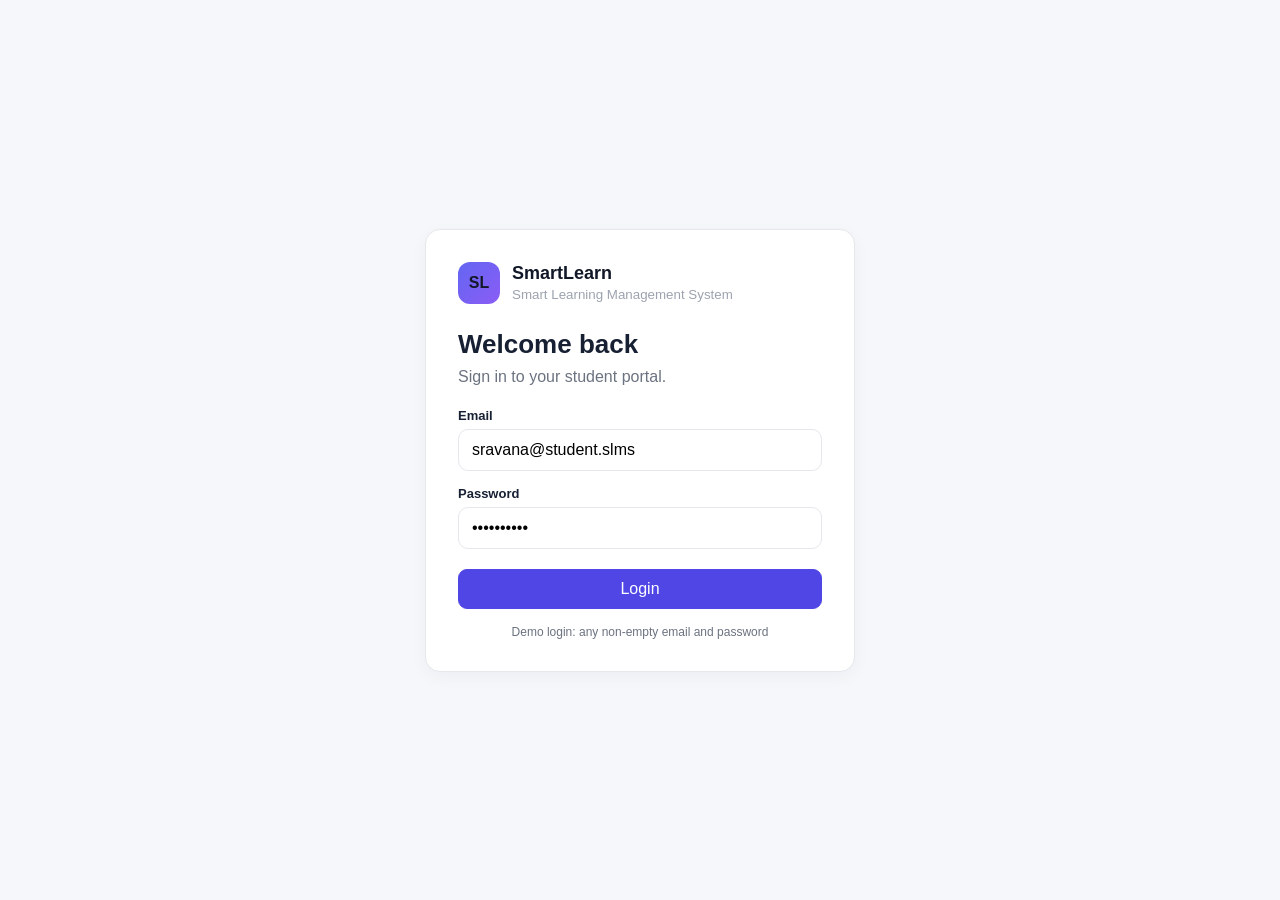
<file: index.html>
<!DOCTYPE html>
<html lang="en"><head><meta charset="UTF-8"><meta name="viewport" content="width=device-width, initial-scale=1.0"><title>SmartLearn | Login</title><link rel="stylesheet" href="css/style.css"></head>
<body style="display:grid;place-items:center;padding:20px">
<div class="card" style="width:min(430px,100%);padding:32px">
<div class="logo" style="padding:0 0 25px;color:#111827"><span>SL</span><div><b>SmartLearn</b><small>Smart Learning Management System</small></div></div>
<h1 style="font-size:26px">Welcome back</h1><p style="color:var(--muted);margin:8px 0 22px">Sign in to your student portal.</p>
<label style="display:block;margin-bottom:6px;font-size:13px;font-weight:600">Email</label><input id="email" class="search" style="width:100%;margin-bottom:15px" value="sravana@student.slms">
<label style="display:block;margin-bottom:6px;font-size:13px;font-weight:600">Password</label><input id="password" type="password" class="search" style="width:100%;margin-bottom:20px" value="student123">
<button class="btn" style="width:100%" onclick="login()">Login</button>
<p style="text-align:center;color:var(--muted);font-size:12px;margin-top:16px">Demo login: any non-empty email and password</p>
</div>
<script>
function login(){const e=document.getElementById('email').value.trim(),p=document.getElementById('password').value.trim();if(!e||!p){alert('Please enter email and password');return}localStorage.setItem('slmsLoggedIn','true');location.href='dashboard.html'}
</script></body></html>
</file>
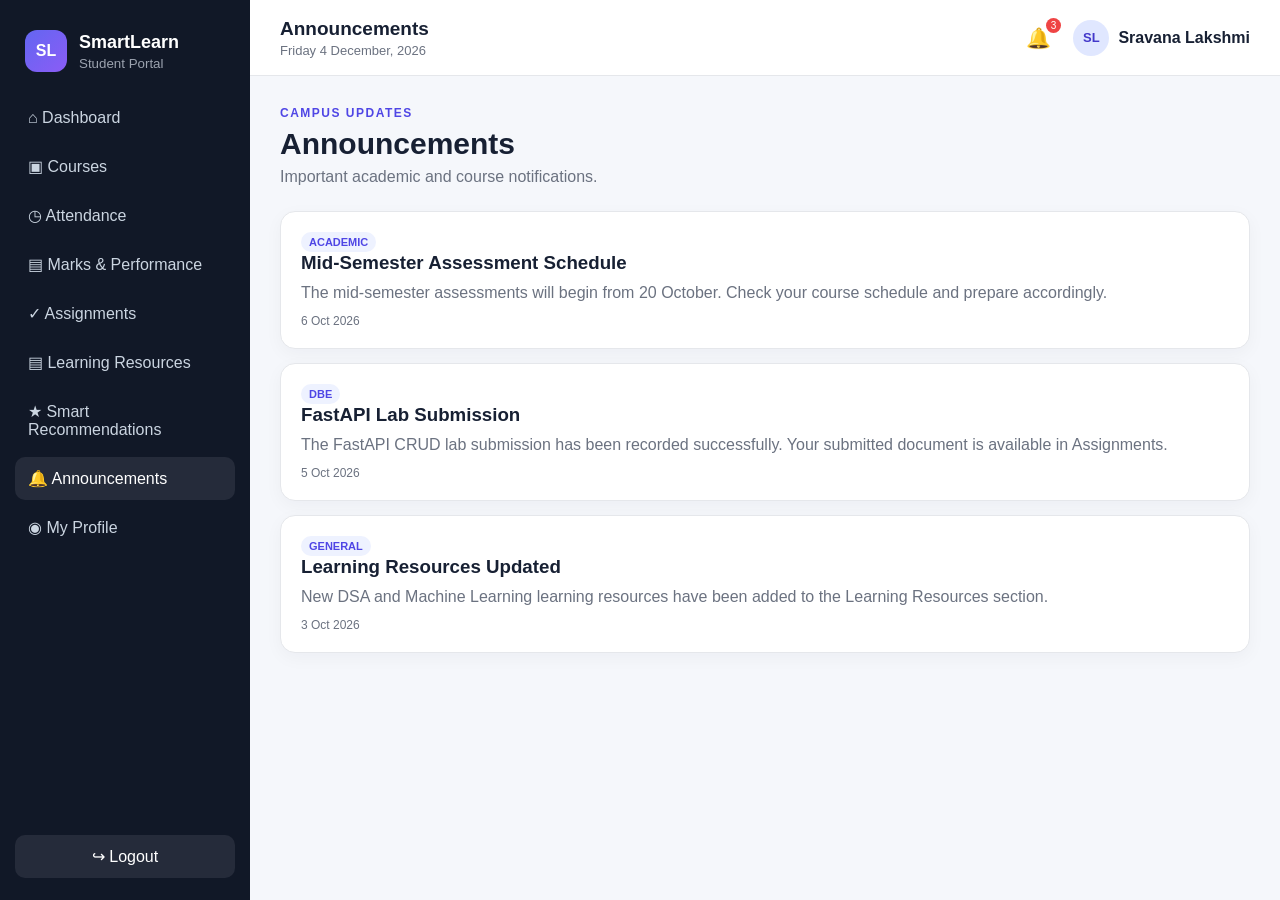
<file: announcements.html>
<!DOCTYPE html>
<html lang="en"><head><meta charset="UTF-8"><meta name="viewport" content="width=device-width, initial-scale=1.0">
<title>SLMS | Announcements</title><link rel="stylesheet" href="css/style.css"></head>
<body>
<aside class="sidebar"><div class="logo"><span>SL</span><div><b>SmartLearn</b><small>Student Portal</small></div></div>
<nav><a href="dashboard.html" data-page="dashboard" class="">⌂ Dashboard</a>
<a href="courses.html" data-page="courses" class="">▣ Courses</a>
<a href="attendance.html" data-page="attendance" class="">◷ Attendance</a>
<a href="marks.html" data-page="marks" class="">▤ Marks & Performance</a>
<a href="assignments.html" data-page="assignments" class="">✓ Assignments</a>
<a href="resources.html" data-page="resources" class="">▤ Learning Resources</a>
<a href="recommendations.html" data-page="recommendations" class="">★ Smart Recommendations</a>
<a href="announcements.html" data-page="announcements" class="active">🔔 Announcements</a>
<a href="profile.html" data-page="profile" class="">◉ My Profile</a></nav><button class="logout" onclick="logout()">↪ Logout</button></aside>
<main class="main"><header class="topbar"><button class="menu-btn" onclick="toggleSidebar()">☰</button>
<div><h2>Announcements</h2><p id="today"></p></div><div class="top-actions"><span class="notification">🔔 <i>3</i></span>
<div class="user-mini"><span class="avatar">SL</span><span>Sravana Lakshmi</span></div></div></header>
<section class="content" data-active="announcements">
<div class="section-intro"><div><p class="eyebrow">CAMPUS UPDATES</p><h1>Announcements</h1><p>Important academic and course notifications.</p></div></div>
<div class="announcement-list">
<div class="announcement card"><span class="tag">ACADEMIC</span><h3>Mid-Semester Assessment Schedule</h3><p>The mid-semester assessments will begin from 20 October. Check your course schedule and prepare accordingly.</p><div class="date">6 Oct 2026</div></div>
<div class="announcement card"><span class="tag">DBE</span><h3>FastAPI Lab Submission</h3><p>The FastAPI CRUD lab submission has been recorded successfully. Your submitted document is available in Assignments.</p><div class="date">5 Oct 2026</div></div>
<div class="announcement card"><span class="tag">GENERAL</span><h3>Learning Resources Updated</h3><p>New DSA and Machine Learning learning resources have been added to the Learning Resources section.</p><div class="date">3 Oct 2026</div></div>
</div>
</section></main>
<script src="js/script.js"></script></body></html>
</file>
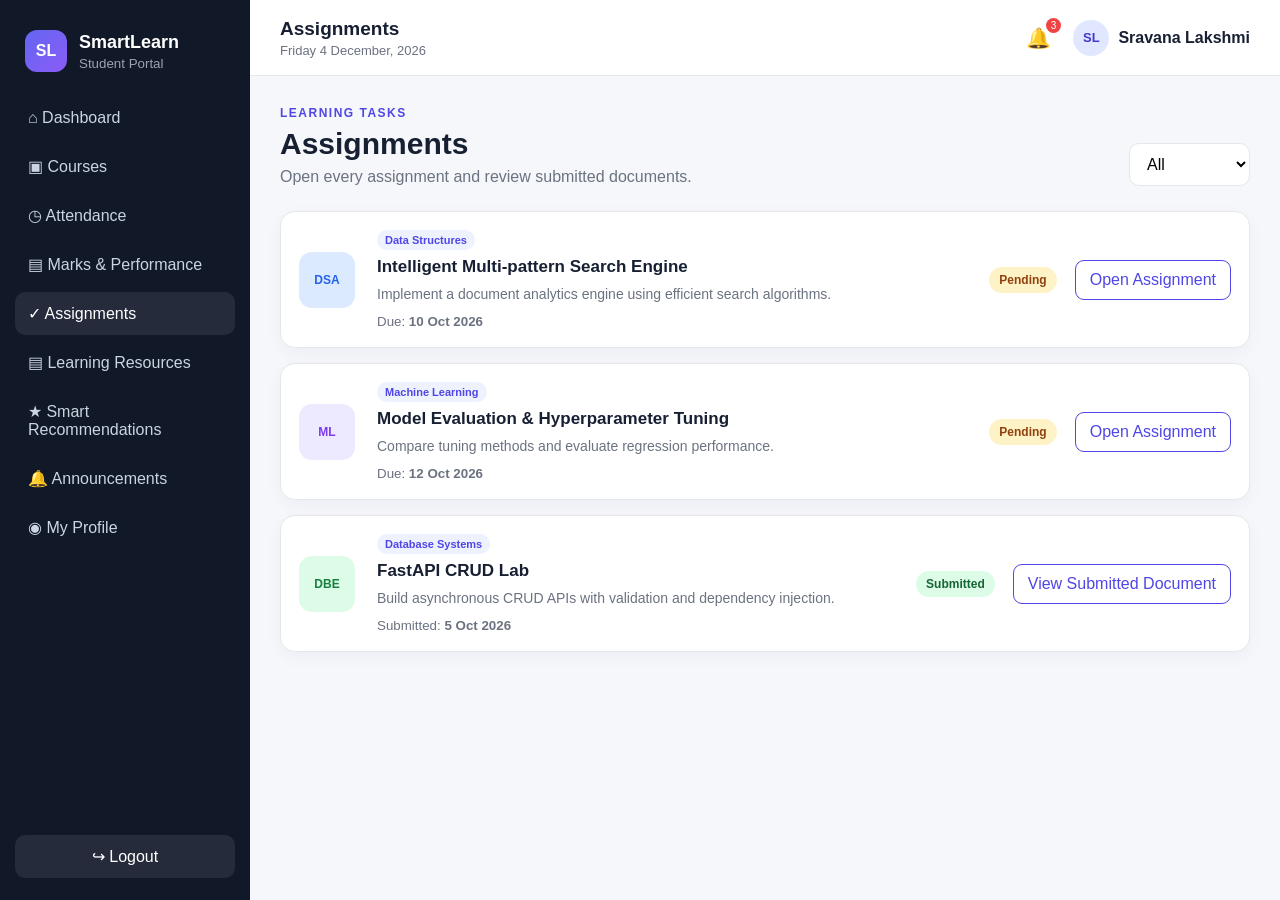
<file: assignments.html>
<!DOCTYPE html>
<html lang="en"><head><meta charset="UTF-8"><meta name="viewport" content="width=device-width, initial-scale=1.0">
<title>SLMS | Assignments</title><link rel="stylesheet" href="css/style.css"></head>
<body>
<aside class="sidebar"><div class="logo"><span>SL</span><div><b>SmartLearn</b><small>Student Portal</small></div></div>
<nav><a href="dashboard.html" data-page="dashboard" class="">⌂ Dashboard</a>
<a href="courses.html" data-page="courses" class="">▣ Courses</a>
<a href="attendance.html" data-page="attendance" class="">◷ Attendance</a>
<a href="marks.html" data-page="marks" class="">▤ Marks & Performance</a>
<a href="assignments.html" data-page="assignments" class="active">✓ Assignments</a>
<a href="resources.html" data-page="resources" class="">▤ Learning Resources</a>
<a href="recommendations.html" data-page="recommendations" class="">★ Smart Recommendations</a>
<a href="announcements.html" data-page="announcements" class="">🔔 Announcements</a>
<a href="profile.html" data-page="profile" class="">◉ My Profile</a></nav><button class="logout" onclick="logout()">↪ Logout</button></aside>
<main class="main"><header class="topbar"><button class="menu-btn" onclick="toggleSidebar()">☰</button>
<div><h2>Assignments</h2><p id="today"></p></div><div class="top-actions"><span class="notification">🔔 <i>3</i></span>
<div class="user-mini"><span class="avatar">SL</span><span>Sravana Lakshmi</span></div></div></header>
<section class="content" data-active="assignments">
<div class="section-intro"><div><p class="eyebrow">LEARNING TASKS</p><h1>Assignments</h1><p>Open every assignment and review submitted documents.</p></div>
<select id="assignmentFilter" onchange="filterAssignments()"><option value="all">All</option><option value="pending">Pending</option><option value="submitted">Submitted</option></select></div>
<div class="assignment-list" id="assignmentList">
<div class="assignment card" data-status="pending"><div class="assignment-icon blue-bg">DSA</div><div class="assignment-main"><span class="tag">Data Structures</span><h3>Intelligent Multi-pattern Search Engine</h3><p>Implement a document analytics engine using efficient search algorithms.</p><small>Due: <b>10 Oct 2026</b></small></div><span class="badge warning">Pending</span><a class="btn outline" href="assignment-files/DSA_Multipattern_Search_Assignment.docx" target="_blank" rel="noopener noreferrer">Open Assignment</a></div>
<div class="assignment card" data-status="pending"><div class="assignment-icon purple-bg">ML</div><div class="assignment-main"><span class="tag">Machine Learning</span><h3>Model Evaluation & Hyperparameter Tuning</h3><p>Compare tuning methods and evaluate regression performance.</p><small>Due: <b>12 Oct 2026</b></small></div><span class="badge warning">Pending</span><a class="btn outline" href="assignment-files/ML_Hyperparameter_Tuning_Assignment.docx" target="_blank" rel="noopener noreferrer">Open Assignment</a></div>
<div class="assignment card" data-status="submitted"><div class="assignment-icon green-bg">DBE</div><div class="assignment-main"><span class="tag">Database Systems</span><h3>FastAPI CRUD Lab</h3><p>Build asynchronous CRUD APIs with validation and dependency injection.</p><small>Submitted: <b>5 Oct 2026</b></small></div><span class="badge success">Submitted</span><a class="btn outline" href="assignment-files/DBE_FastAPI_CRUD_Submission.docx" target="_blank" rel="noopener noreferrer">View Submitted Document</a></div>
</div>
</section></main>
<script src="js/script.js"></script></body></html>
</file>
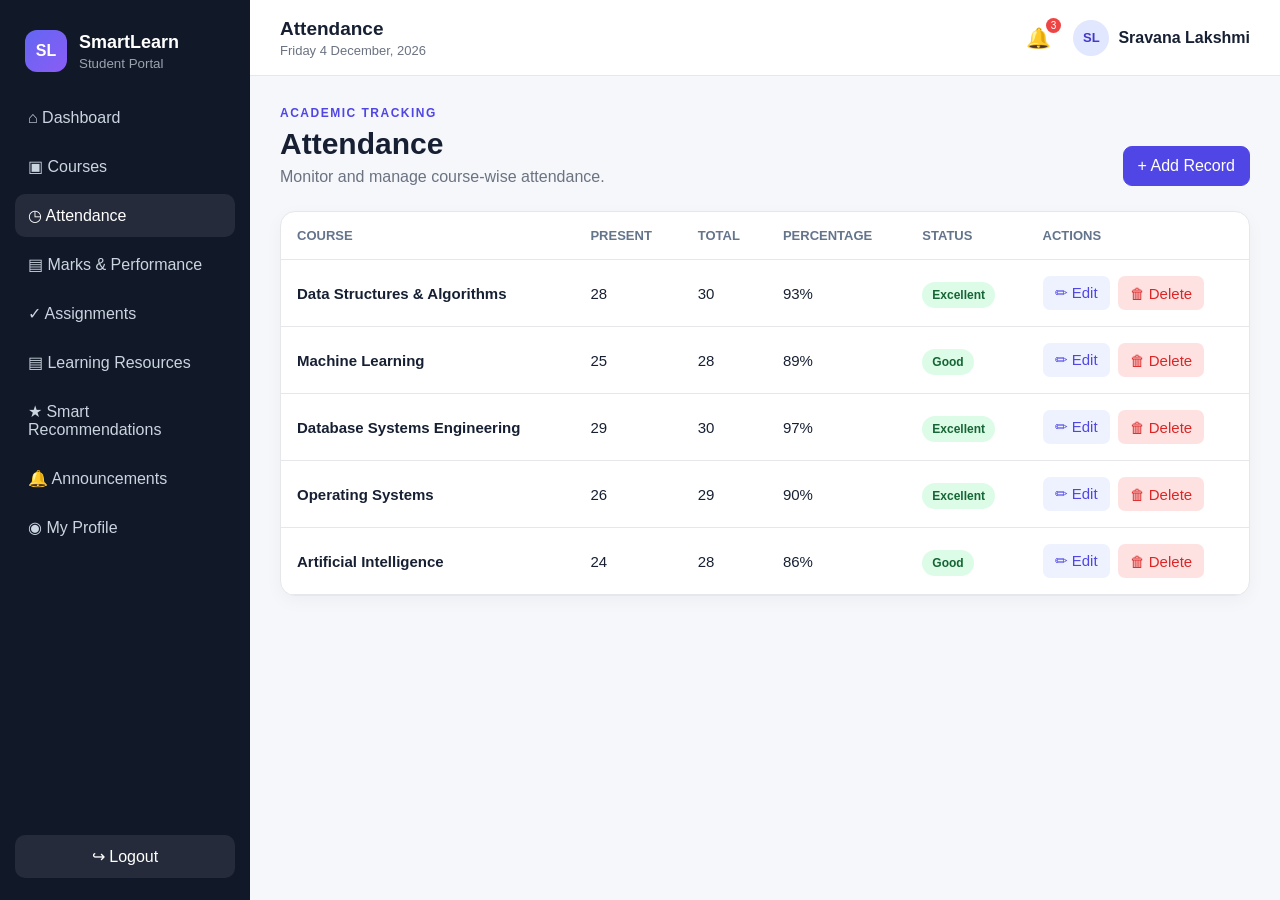
<file: attendance.html>
<!DOCTYPE html>
<html lang="en">

<head>

<meta charset="UTF-8">

<meta
    name="viewport"
    content="width=device-width, initial-scale=1.0">

<title>SLMS | Attendance</title>

<link
    rel="stylesheet"
    href="css/style.css">

<style>

/* =========================
   ATTENDANCE CRUD
========================= */

.attendance-table-wrapper {
    overflow-x: auto;
}

.attendance-table {
    width: 100%;
    border-collapse: collapse;
}

.attendance-table th,
.attendance-table td {
    padding: 16px;
    border-bottom: 1px solid #e5e7eb;
    text-align: left;
}

.attendance-table th {
    color: #64748b;
    font-size: 13px;
    text-transform: uppercase;
}

.attendance-table td {
    font-size: 15px;
}

.action-buttons {
    display: flex;
    gap: 8px;
}

.edit-btn {
    background: #eef2ff;
    color: #4f46e5;
    border: none;
    padding: 8px 12px;
    border-radius: 7px;
    cursor: pointer;
}

.delete-btn {
    background: #fee2e2;
    color: #dc2626;
    border: none;
    padding: 8px 12px;
    border-radius: 7px;
    cursor: pointer;
}

.edit-btn:hover {
    background: #e0e7ff;
}

.delete-btn:hover {
    background: #fecaca;
}


/* =========================
   MODAL
========================= */

.modal {
    display: none;

    position: fixed;

    top: 0;
    left: 0;

    width: 100%;
    height: 100%;

    background: rgba(15, 23, 42, 0.55);

    justify-content: center;
    align-items: center;

    z-index: 100;
}

.modal-box {
    width: min(500px, 90%);

    background: white;

    border-radius: 15px;

    padding: 25px;

    box-shadow: 0 20px 50px rgba(0,0,0,0.2);
}

.modal-box h2 {
    margin-bottom: 20px;
}

.form-group {
    margin-bottom: 15px;
}

.form-group label {
    display: block;

    font-size: 13px;

    font-weight: 600;

    margin-bottom: 6px;
}

.form-group input {
    width: 100%;

    padding: 11px;

    border: 1px solid #d1d5db;

    border-radius: 8px;

    outline: none;
}

.form-group input:focus {
    border-color: #4f46e5;
}

.modal-actions {
    display: flex;

    justify-content: flex-end;

    gap: 10px;

    margin-top: 20px;
}

.cancel-btn {
    background: #f1f5f9;

    color: #334155;

    border: none;

    padding: 10px 15px;

    border-radius: 8px;

    cursor: pointer;
}

.save-btn {
    background: #4f46e5;

    color: white;

    border: none;

    padding: 10px 17px;

    border-radius: 8px;

    cursor: pointer;
}

.save-btn:hover {
    background: #4338ca;
}


/* =========================
   STATUS
========================= */

.status-good {
    background: #dcfce7;

    color: #166534;

    padding: 6px 10px;

    border-radius: 20px;

    font-size: 12px;

    font-weight: 700;
}

.status-low {
    background: #fee2e2;

    color: #991b1b;

    padding: 6px 10px;

    border-radius: 20px;

    font-size: 12px;

    font-weight: 700;
}

</style>

</head>


<body>


<!-- ================= SIDEBAR ================= -->

<aside class="sidebar">

    <div class="logo">

        <span>SL</span>

        <div>

            <b>SmartLearn</b>

            <small>Student Portal</small>

        </div>

    </div>


    <nav>

        <a href="dashboard.html">
            ⌂ Dashboard
        </a>

        <a href="courses.html">
            ▣ Courses
        </a>

        <a
            href="attendance.html"
            class="active">

            ◷ Attendance

        </a>

        <a href="marks.html">
            ▤ Marks & Performance
        </a>

        <a href="assignments.html">
            ✓ Assignments
        </a>

        <a href="resources.html">
            ▤ Learning Resources
        </a>

        <a href="recommendations.html">
            ★ Smart Recommendations
        </a>

        <a href="announcements.html">
            🔔 Announcements
        </a>

        <a href="profile.html">
            ◉ My Profile
        </a>

    </nav>


    <button
        class="logout"
        onclick="logout()">

        ↪ Logout

    </button>

</aside>



<!-- ================= MAIN ================= -->

<main class="main">


<header class="topbar">

    <button
        class="menu-btn"
        onclick="toggleSidebar()">

        ☰

    </button>


    <div>

        <h2>
            Attendance
        </h2>

        <p id="today"></p>

    </div>


    <div class="top-actions">

        <span class="notification">
            🔔 <i>3</i>
        </span>


        <!-- =================
             DYNAMIC USER NAME
        ================= -->

        <div class="user-mini">

            <span
                class="avatar"
                id="avatarInitials">

                SL

            </span>

            <span id="topUsername">
                Sravana Lakshmi
            </span>

        </div>

    </div>

</header>



<!-- ================= CONTENT ================= -->

<section class="content">


    <div class="section-intro">

        <div>

            <p class="eyebrow">
                ACADEMIC TRACKING
            </p>

            <h1>
                Attendance
            </h1>

            <p>
                Monitor and manage course-wise attendance.
            </p>

        </div>


        <button
            class="btn"
            onclick="openAddModal()">

            + Add Record

        </button>

    </div>



    <!-- ================= ATTENDANCE TABLE ================= -->

    <div class="card attendance-table-wrapper">

        <table class="attendance-table">

            <thead>

                <tr>

                    <th>
                        Course
                    </th>

                    <th>
                        Present
                    </th>

                    <th>
                        Total
                    </th>

                    <th>
                        Percentage
                    </th>

                    <th>
                        Status
                    </th>

                    <th>
                        Actions
                    </th>

                </tr>

            </thead>


            <tbody id="attendanceTableBody">

            </tbody>

        </table>

    </div>


</section>

</main>



<!-- ================= ADD / EDIT MODAL ================= -->

<div
    class="modal"
    id="attendanceModal">


    <div class="modal-box">


        <h2 id="modalTitle">
            Add Attendance Record
        </h2>


        <form
            id="attendanceForm">


            <input
                type="hidden"
                id="recordId">


            <!-- COURSE -->

            <div class="form-group">

                <label>
                    Course Name
                </label>

                <input
                    type="text"
                    id="course"
                    placeholder="Enter course name"
                    required>

            </div>


            <!-- PRESENT -->

            <div class="form-group">

                <label>
                    Present Classes
                </label>

                <input
                    type="number"
                    id="present"
                    min="0"
                    required>

            </div>


            <!-- TOTAL -->

            <div class="form-group">

                <label>
                    Total Classes
                </label>

                <input
                    type="number"
                    id="total"
                    min="1"
                    required>

            </div>


            <div class="modal-actions">

                <button
                    type="button"
                    class="cancel-btn"
                    onclick="closeModal()">

                    Cancel

                </button>


                <button
                    type="submit"
                    class="save-btn">

                    Save Record

                </button>

            </div>


        </form>

    </div>

</div>



<!-- ================= MAIN SCRIPT ================= -->

<script src="js/script.js"></script>


<script>

/* =====================================================
   STUDENT NAME
   ===================================================== */

/*
   The name is stored in localStorage.

   If a name has already been saved,
   that name will be displayed.

   If no name exists yet,
   Sravana Lakshmi will be used.
*/

const studentName =
    localStorage.getItem("studentName")
    || "Sravana Lakshmi";


/* =====================================================
   GET INITIALS
   ===================================================== */

function getStudentInitials(name) {

    return name
        .trim()
        .split(/\s+/)
        .map(word => word.charAt(0))
        .join("")
        .substring(0, 2)
        .toUpperCase();

}


/* =====================================================
   DISPLAY STUDENT NAME
   ===================================================== */

function updateStudentInformation() {

    const nameElement =
        document.getElementById("topUsername");


    const avatarElement =
        document.getElementById("avatarInitials");


    if (nameElement) {

        nameElement.textContent =
            studentName;

    }


    if (avatarElement) {

        avatarElement.textContent =
            getStudentInitials(studentName);

    }

}


/* Run name update */

updateStudentInformation();



/* =====================================================
   DEFAULT ATTENDANCE DATA
   ===================================================== */

const defaultAttendance = [

    {
        id: 1,
        course: "Data Structures & Algorithms",
        present: 28,
        total: 30
    },

    {
        id: 2,
        course: "Machine Learning",
        present: 25,
        total: 28
    },

    {
        id: 3,
        course: "Database Systems Engineering",
        present: 29,
        total: 30
    },

    {
        id: 4,
        course: "Operating Systems",
        present: 26,
        total: 29
    },

    {
        id: 5,
        course: "Artificial Intelligence",
        present: 24,
        total: 28
    }

];



/* =====================================================
   GET ATTENDANCE RECORDS
   ===================================================== */

function getAttendanceRecords() {

    const stored =
        localStorage.getItem(
            "attendanceRecords"
        );


    if (stored) {

        return JSON.parse(stored);

    }


    localStorage.setItem(
        "attendanceRecords",
        JSON.stringify(defaultAttendance)
    );


    return defaultAttendance;

}



/* =====================================================
   SAVE ATTENDANCE RECORDS
   ===================================================== */

function saveAttendanceRecords(records) {

    localStorage.setItem(
        "attendanceRecords",
        JSON.stringify(records)
    );

}



/* =====================================================
   DISPLAY ATTENDANCE
   ===================================================== */

function displayAttendance() {

    const records =
        getAttendanceRecords();


    const table =
        document.getElementById(
            "attendanceTableBody"
        );


    table.innerHTML = "";


    records.forEach(record => {


        const percentage =
            ((record.present / record.total) * 100)
            .toFixed(0);


        let status = "";
        let statusClass = "";


        if (percentage >= 90) {

            status = "Excellent";

            statusClass =
                "status-good";

        }

        else if (percentage >= 75) {

            status = "Good";

            statusClass =
                "status-good";

        }

        else {

            status = "Low";

            statusClass =
                "status-low";

        }


        table.innerHTML += `

            <tr>

                <td>
                    <b>${record.course}</b>
                </td>

                <td>
                    ${record.present}
                </td>

                <td>
                    ${record.total}
                </td>

                <td>
                    ${percentage}%
                </td>

                <td>

                    <span class="${statusClass}">
                        ${status}
                    </span>

                </td>

                <td>

                    <div class="action-buttons">

                        <button
                            class="edit-btn"
                            onclick="editRecord(${record.id})">

                            ✏ Edit

                        </button>


                        <button
                            class="delete-btn"
                            onclick="deleteRecord(${record.id})">

                            🗑 Delete

                        </button>

                    </div>

                </td>

            </tr>

        `;

    });

}



/* =====================================================
   OPEN ADD MODAL
   ===================================================== */

function openAddModal() {

    document.getElementById(
        "modalTitle"
    ).textContent =
        "Add Attendance Record";


    document.getElementById(
        "attendanceForm"
    ).reset();


    document.getElementById(
        "recordId"
    ).value = "";


    document.getElementById(
        "attendanceModal"
    ).style.display =
        "flex";

}



/* =====================================================
   CLOSE MODAL
   ===================================================== */

function closeModal() {

    document.getElementById(
        "attendanceModal"
    ).style.display =
        "none";

}



/* =====================================================
   EDIT RECORD
   ===================================================== */

function editRecord(id) {

    const records =
        getAttendanceRecords();


    const record =
        records.find(
            item => item.id === id
        );


    if (!record) {

        return;

    }


    document.getElementById(
        "modalTitle"
    ).textContent =
        "Update Attendance Record";


    document.getElementById(
        "recordId"
    ).value =
        record.id;


    document.getElementById(
        "course"
    ).value =
        record.course;


    document.getElementById(
        "present"
    ).value =
        record.present;


    document.getElementById(
        "total"
    ).value =
        record.total;


    document.getElementById(
        "attendanceModal"
    ).style.display =
        "flex";

}



/* =====================================================
   SAVE / UPDATE RECORD
   ===================================================== */

document.getElementById(
    "attendanceForm"
).addEventListener(
    "submit",
    function(event) {

        event.preventDefault();


        const id =
            document.getElementById(
                "recordId"
            ).value;


        const course =
            document.getElementById(
                "course"
            ).value.trim();


        const present =
            Number(
                document.getElementById(
                    "present"
                ).value
            );


        const total =
            Number(
                document.getElementById(
                    "total"
                ).value
            );


        if (!course) {

            alert(
                "Please enter a course name."
            );

            return;

        }


        if (present < 0) {

            alert(
                "Present classes cannot be negative."
            );

            return;

        }


        if (total <= 0) {

            alert(
                "Total classes must be greater than zero."
            );

            return;

        }


        if (present > total) {

            alert(
                "Present classes cannot be greater than total classes."
            );

            return;

        }


        let records =
            getAttendanceRecords();


        /* UPDATE */

        if (id) {

            records =
                records.map(record => {

                    if (
                        record.id === Number(id)
                    ) {

                        return {

                            id: Number(id),

                            course: course,

                            present: present,

                            total: total

                        };

                    }


                    return record;

                });


            if (typeof showToast === "function") {

                showToast(
                    "Attendance record updated successfully!"
                );

            }

        }


        /* CREATE */

        else {

            const newRecord = {

                id: Date.now(),

                course: course,

                present: present,

                total: total

            };


            records.push(newRecord);


            if (typeof showToast === "function") {

                showToast(
                    "Attendance record added successfully!"
                );

            }

        }


        saveAttendanceRecords(records);

        displayAttendance();

        closeModal();

    }
);



/* =====================================================
   DELETE RECORD
   ===================================================== */

function deleteRecord(id) {

    const confirmDelete =
        confirm(
            "Are you sure you want to delete this attendance record?"
        );


    if (!confirmDelete) {

        return;

    }


    let records =
        getAttendanceRecords();


    records =
        records.filter(
            record =>
                record.id !== id
        );


    saveAttendanceRecords(records);

    displayAttendance();


    if (typeof showToast === "function") {

        showToast(
            "Attendance record deleted successfully!"
        );

    }

}



/* =====================================================
   LOAD ATTENDANCE
   ===================================================== */

displayAttendance();

</script>


</body>

</html>
</file>
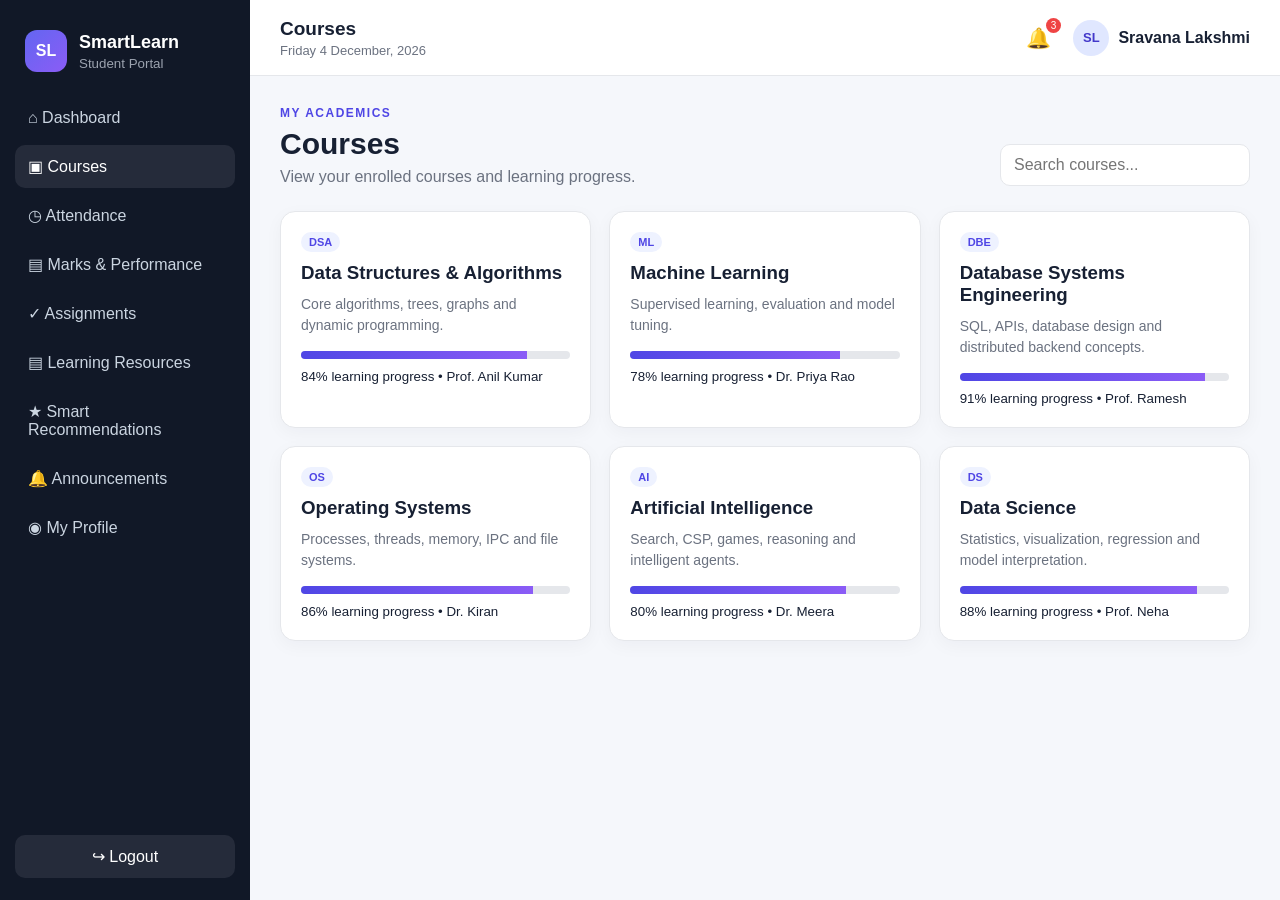
<file: courses.html>
<!DOCTYPE html>
<html lang="en"><head><meta charset="UTF-8"><meta name="viewport" content="width=device-width, initial-scale=1.0">
<title>SLMS | Courses</title><link rel="stylesheet" href="css/style.css"></head>
<body>
<aside class="sidebar"><div class="logo"><span>SL</span><div><b>SmartLearn</b><small>Student Portal</small></div></div>
<nav><a href="dashboard.html" data-page="dashboard" class="">⌂ Dashboard</a>
<a href="courses.html" data-page="courses" class="active">▣ Courses</a>
<a href="attendance.html" data-page="attendance" class="">◷ Attendance</a>
<a href="marks.html" data-page="marks" class="">▤ Marks & Performance</a>
<a href="assignments.html" data-page="assignments" class="">✓ Assignments</a>
<a href="resources.html" data-page="resources" class="">▤ Learning Resources</a>
<a href="recommendations.html" data-page="recommendations" class="">★ Smart Recommendations</a>
<a href="announcements.html" data-page="announcements" class="">🔔 Announcements</a>
<a href="profile.html" data-page="profile" class="">◉ My Profile</a></nav><button class="logout" onclick="logout()">↪ Logout</button></aside>
<main class="main"><header class="topbar"><button class="menu-btn" onclick="toggleSidebar()">☰</button>
<div><h2>Courses</h2><p id="today"></p></div><div class="top-actions"><span class="notification">🔔 <i>3</i></span>
<div class="user-mini"><span class="avatar">SL</span><span>Sravana Lakshmi</span></div></div></header>
<section class="content" data-active="courses">
<div class="section-intro"><div><p class="eyebrow">MY ACADEMICS</p><h1>Courses</h1><p>View your enrolled courses and learning progress.</p></div><input class="search" id="courseSearch" oninput="filterCourses()" placeholder="Search courses..."></div>
<div class="course-grid">
<div class="course-card card" data-name="Data Structures & Algorithms"><span class="tag">DSA</span><h3>Data Structures & Algorithms</h3><p>Core algorithms, trees, graphs and dynamic programming.</p><div class="progress"><span style="width:84%"></span></div><small>84% learning progress • Prof. Anil Kumar</small></div><div class="course-card card" data-name="Machine Learning"><span class="tag">ML</span><h3>Machine Learning</h3><p>Supervised learning, evaluation and model tuning.</p><div class="progress"><span style="width:78%"></span></div><small>78% learning progress • Dr. Priya Rao</small></div><div class="course-card card" data-name="Database Systems Engineering"><span class="tag">DBE</span><h3>Database Systems Engineering</h3><p>SQL, APIs, database design and distributed backend concepts.</p><div class="progress"><span style="width:91%"></span></div><small>91% learning progress • Prof. Ramesh</small></div><div class="course-card card" data-name="Operating Systems"><span class="tag">OS</span><h3>Operating Systems</h3><p>Processes, threads, memory, IPC and file systems.</p><div class="progress"><span style="width:86%"></span></div><small>86% learning progress • Dr. Kiran</small></div><div class="course-card card" data-name="Artificial Intelligence"><span class="tag">AI</span><h3>Artificial Intelligence</h3><p>Search, CSP, games, reasoning and intelligent agents.</p><div class="progress"><span style="width:80%"></span></div><small>80% learning progress • Dr. Meera</small></div><div class="course-card card" data-name="Data Science"><span class="tag">DS</span><h3>Data Science</h3><p>Statistics, visualization, regression and model interpretation.</p><div class="progress"><span style="width:88%"></span></div><small>88% learning progress • Prof. Neha</small></div></div></section></main>
<script src="js/script.js"></script></body></html>
</file>
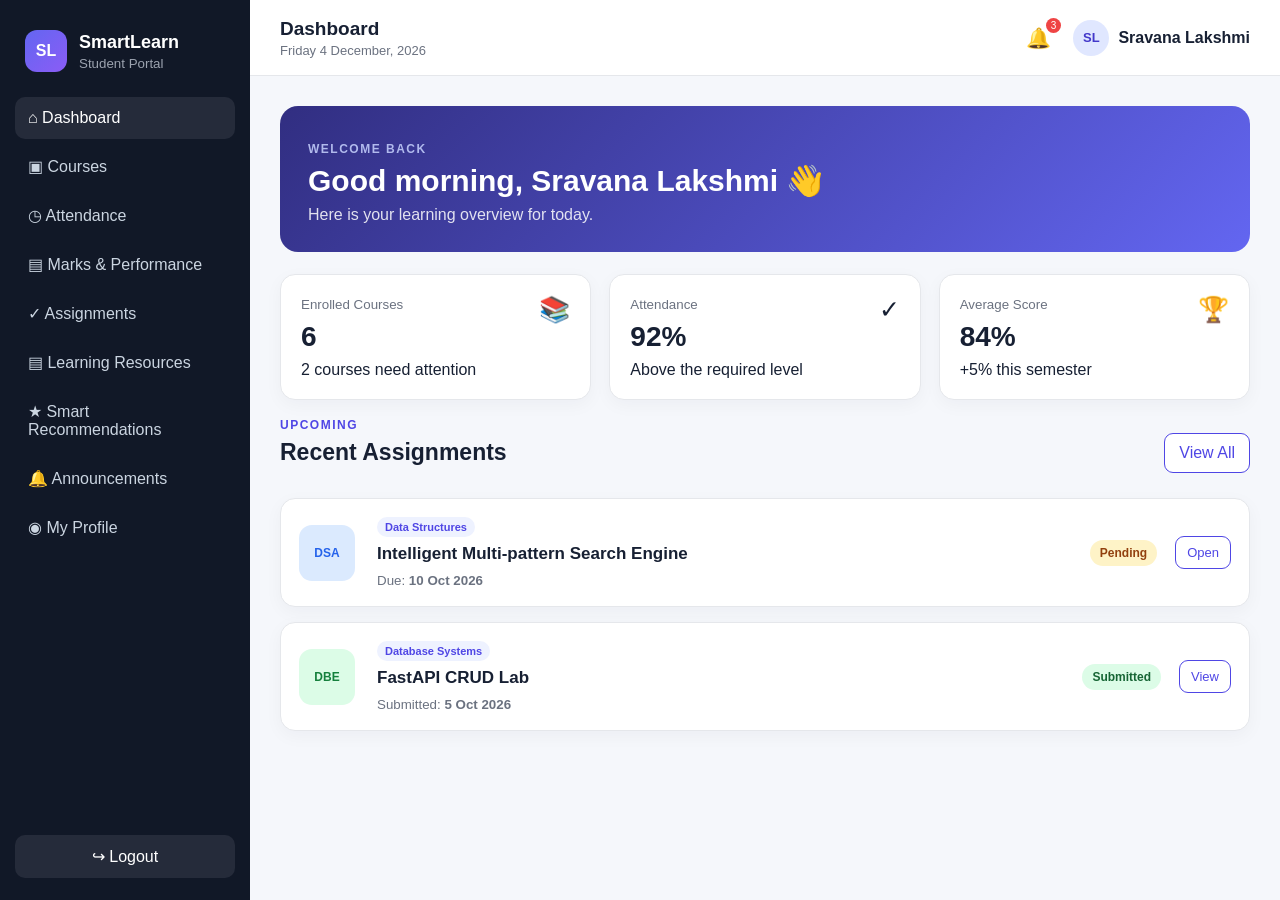
<file: dashboard.html>
<!DOCTYPE html>
<html lang="en"><head><meta charset="UTF-8"><meta name="viewport" content="width=device-width, initial-scale=1.0">
<title>SLMS | Dashboard</title><link rel="stylesheet" href="css/style.css"></head>
<body>
<aside class="sidebar"><div class="logo"><span>SL</span><div><b>SmartLearn</b><small>Student Portal</small></div></div>
<nav><a href="dashboard.html" data-page="dashboard" class="active">⌂ Dashboard</a>
<a href="courses.html" data-page="courses" class="">▣ Courses</a>
<a href="attendance.html" data-page="attendance" class="">◷ Attendance</a>
<a href="marks.html" data-page="marks" class="">▤ Marks & Performance</a>
<a href="assignments.html" data-page="assignments" class="">✓ Assignments</a>
<a href="resources.html" data-page="resources" class="">▤ Learning Resources</a>
<a href="recommendations.html" data-page="recommendations" class="">★ Smart Recommendations</a>
<a href="announcements.html" data-page="announcements" class="">🔔 Announcements</a>
<a href="profile.html" data-page="profile" class="">◉ My Profile</a></nav><button class="logout" onclick="logout()">↪ Logout</button></aside>
<main class="main"><header class="topbar"><button class="menu-btn" onclick="toggleSidebar()">☰</button>
<div><h2>Dashboard</h2><p id="today"></p></div><div class="top-actions"><span class="notification">🔔 <i>3</i></span>
<div class="user-mini"><span class="avatar">SL</span><span>Sravana Lakshmi</span></div></div></header>
<section class="content" data-active="dashboard">
<div class="hero"><p class="eyebrow" style="color:#c7d2fe">WELCOME BACK</p><h1>Good morning, Sravana Lakshmi 👋</h1><p>Here is your learning overview for today.</p></div>
<div class="dashboard-grid">
<div class="card stat-card"><span class="stat-icon">📚</span><small>Enrolled Courses</small><h2>6</h2><p>2 courses need attention</p></div>
<div class="card stat-card"><span class="stat-icon">✓</span><small>Attendance</small><h2>92%</h2><p>Above the required level</p></div>
<div class="card stat-card"><span class="stat-icon">🏆</span><small>Average Score</small><h2>84%</h2><p>+5% this semester</p></div>
</div>
<br><div class="section-intro"><div><p class="eyebrow">UPCOMING</p><h1 style="font-size:23px">Recent Assignments</h1></div><a class="btn outline" href="assignments.html">View All</a></div>
<div class="assignment-list">
<div class="assignment card"><div class="assignment-icon blue-bg">DSA</div><div class="assignment-main"><span class="tag">Data Structures</span><h3>Intelligent Multi-pattern Search Engine</h3><small>Due: <b>10 Oct 2026</b></small></div><span class="badge warning">Pending</span><a class="btn small outline" href="assignment-files/DSA_Multipattern_Search_Assignment.docx" target="_blank">Open</a></div>
<div class="assignment card"><div class="assignment-icon green-bg">DBE</div><div class="assignment-main"><span class="tag">Database Systems</span><h3>FastAPI CRUD Lab</h3><small>Submitted: <b>5 Oct 2026</b></small></div><span class="badge success">Submitted</span><a class="btn small outline" href="assignment-files/DBE_FastAPI_CRUD_Submission.docx" target="_blank">View</a></div>
</div>
</section></main>
<script src="js/script.js"></script></body></html>
</file>
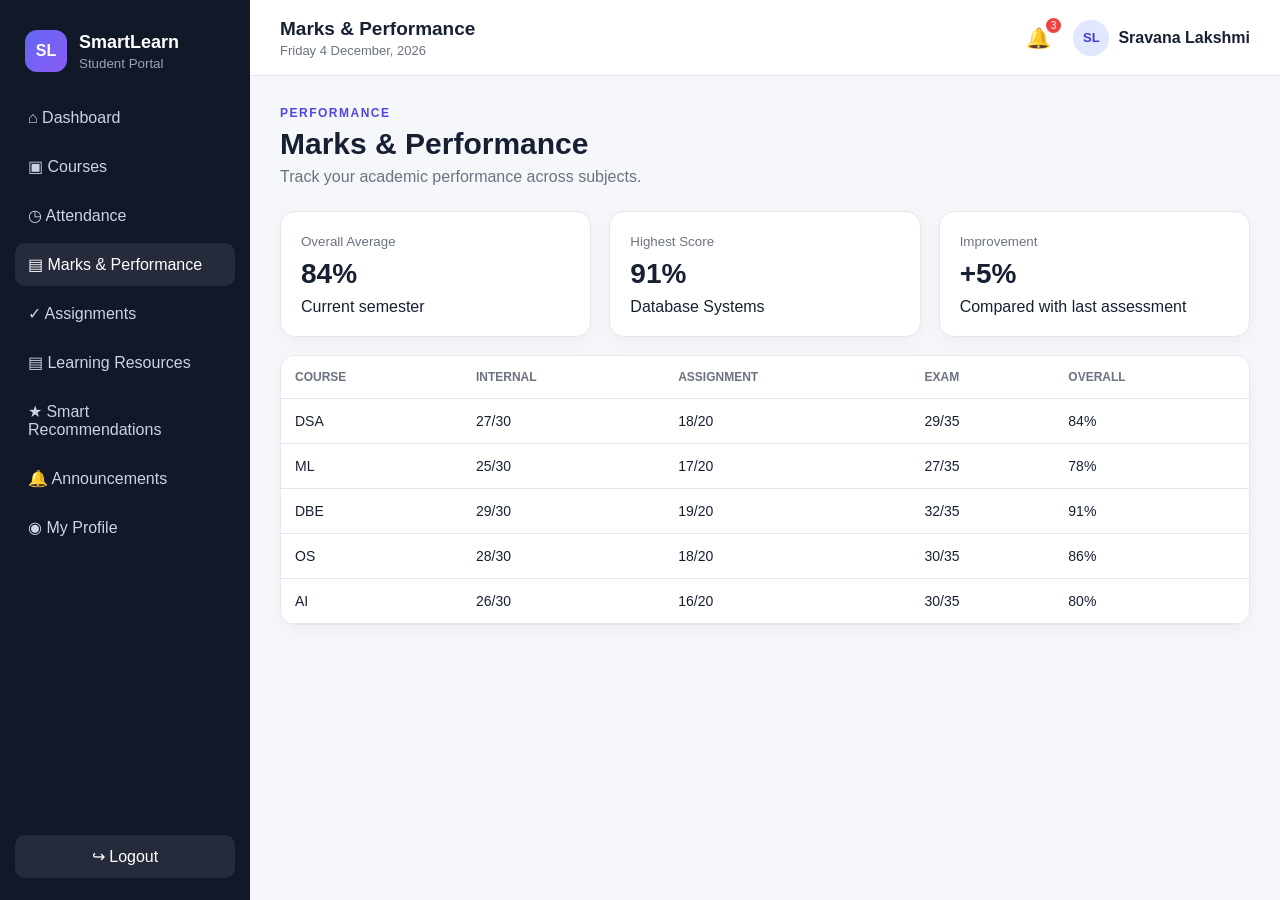
<file: marks.html>
<!DOCTYPE html>
<html lang="en"><head><meta charset="UTF-8"><meta name="viewport" content="width=device-width, initial-scale=1.0">
<title>SLMS | Marks & Performance</title><link rel="stylesheet" href="css/style.css"></head>
<body>
<aside class="sidebar"><div class="logo"><span>SL</span><div><b>SmartLearn</b><small>Student Portal</small></div></div>
<nav><a href="dashboard.html" data-page="dashboard" class="">⌂ Dashboard</a>
<a href="courses.html" data-page="courses" class="">▣ Courses</a>
<a href="attendance.html" data-page="attendance" class="">◷ Attendance</a>
<a href="marks.html" data-page="marks" class="active">▤ Marks & Performance</a>
<a href="assignments.html" data-page="assignments" class="">✓ Assignments</a>
<a href="resources.html" data-page="resources" class="">▤ Learning Resources</a>
<a href="recommendations.html" data-page="recommendations" class="">★ Smart Recommendations</a>
<a href="announcements.html" data-page="announcements" class="">🔔 Announcements</a>
<a href="profile.html" data-page="profile" class="">◉ My Profile</a></nav><button class="logout" onclick="logout()">↪ Logout</button></aside>
<main class="main"><header class="topbar"><button class="menu-btn" onclick="toggleSidebar()">☰</button>
<div><h2>Marks & Performance</h2><p id="today"></p></div><div class="top-actions"><span class="notification">🔔 <i>3</i></span>
<div class="user-mini"><span class="avatar">SL</span><span>Sravana Lakshmi</span></div></div></header>
<section class="content" data-active="marks">
<div class="section-intro"><div><p class="eyebrow">PERFORMANCE</p><h1>Marks & Performance</h1><p>Track your academic performance across subjects.</p></div></div>
<div class="dashboard-grid">
<div class="card stat-card"><small>Overall Average</small><h2>84%</h2><p>Current semester</p></div>
<div class="card stat-card"><small>Highest Score</small><h2>91%</h2><p>Database Systems</p></div>
<div class="card stat-card"><small>Improvement</small><h2>+5%</h2><p>Compared with last assessment</p></div>
</div><br>
<div class="table-wrap card"><table class="data-table"><thead><tr><th>Course</th><th>Internal</th><th>Assignment</th><th>Exam</th><th>Overall</th></tr></thead><tbody>
<tr><td>DSA</td><td>27/30</td><td>18/20</td><td>29/35</td><td>84%</td></tr>
<tr><td>ML</td><td>25/30</td><td>17/20</td><td>27/35</td><td>78%</td></tr>
<tr><td>DBE</td><td>29/30</td><td>19/20</td><td>32/35</td><td>91%</td></tr>
<tr><td>OS</td><td>28/30</td><td>18/20</td><td>30/35</td><td>86%</td></tr>
<tr><td>AI</td><td>26/30</td><td>16/20</td><td>30/35</td><td>80%</td></tr>
</tbody></table></div>
</section></main>
<script src="js/script.js"></script></body></html>
</file>
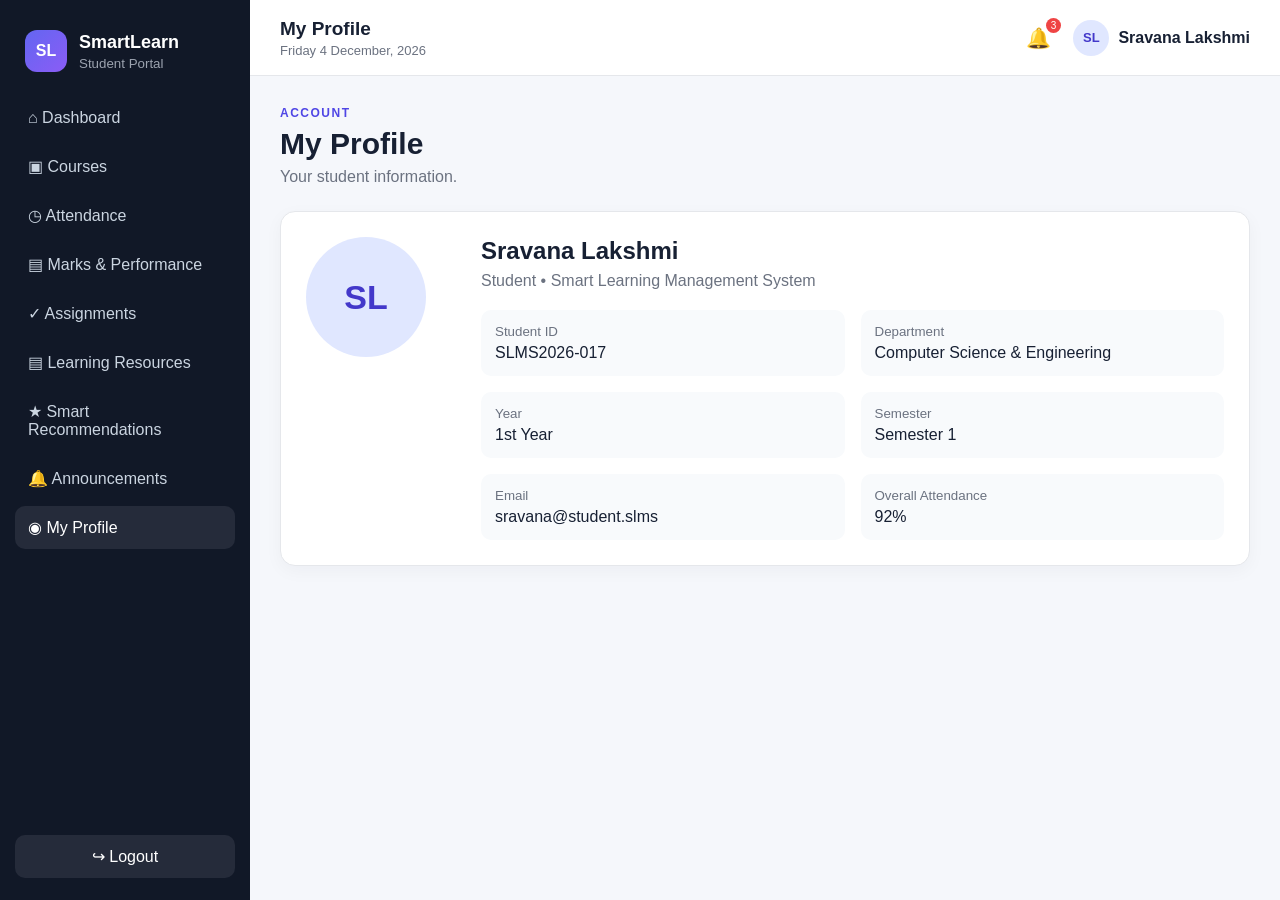
<file: profile.html>
<!DOCTYPE html>
<html lang="en"><head><meta charset="UTF-8"><meta name="viewport" content="width=device-width, initial-scale=1.0">
<title>SLMS | My Profile</title><link rel="stylesheet" href="css/style.css"></head>
<body>
<aside class="sidebar"><div class="logo"><span>SL</span><div><b>SmartLearn</b><small>Student Portal</small></div></div>
<nav><a href="dashboard.html" data-page="dashboard" class="">⌂ Dashboard</a>
<a href="courses.html" data-page="courses" class="">▣ Courses</a>
<a href="attendance.html" data-page="attendance" class="">◷ Attendance</a>
<a href="marks.html" data-page="marks" class="">▤ Marks & Performance</a>
<a href="assignments.html" data-page="assignments" class="">✓ Assignments</a>
<a href="resources.html" data-page="resources" class="">▤ Learning Resources</a>
<a href="recommendations.html" data-page="recommendations" class="">★ Smart Recommendations</a>
<a href="announcements.html" data-page="announcements" class="">🔔 Announcements</a>
<a href="profile.html" data-page="profile" class="active">◉ My Profile</a></nav><button class="logout" onclick="logout()">↪ Logout</button></aside>
<main class="main"><header class="topbar"><button class="menu-btn" onclick="toggleSidebar()">☰</button>
<div><h2>My Profile</h2><p id="today"></p></div><div class="top-actions"><span class="notification">🔔 <i>3</i></span>
<div class="user-mini"><span class="avatar">SL</span><span>Sravana Lakshmi</span></div></div></header>
<section class="content" data-active="profile">
<div class="section-intro"><div><p class="eyebrow">ACCOUNT</p><h1>My Profile</h1><p>Your student information.</p></div></div>
<div class="profile card"><div><div class="profile-avatar">SL</div></div><div><h2>Sravana Lakshmi</h2><p style="color:var(--muted);margin:7px 0 20px">Student • Smart Learning Management System</p><div class="profile-grid">
<div class="field"><small>Student ID</small>SLMS2026-017</div><div class="field"><small>Department</small>Computer Science & Engineering</div>
<div class="field"><small>Year</small>1st Year</div><div class="field"><small>Semester</small>Semester 1</div>
<div class="field"><small>Email</small>sravana@student.slms</div><div class="field"><small>Overall Attendance</small>92%</div>
</div></div></div>
</section></main>
<script src="js/script.js"></script></body></html>
</file>
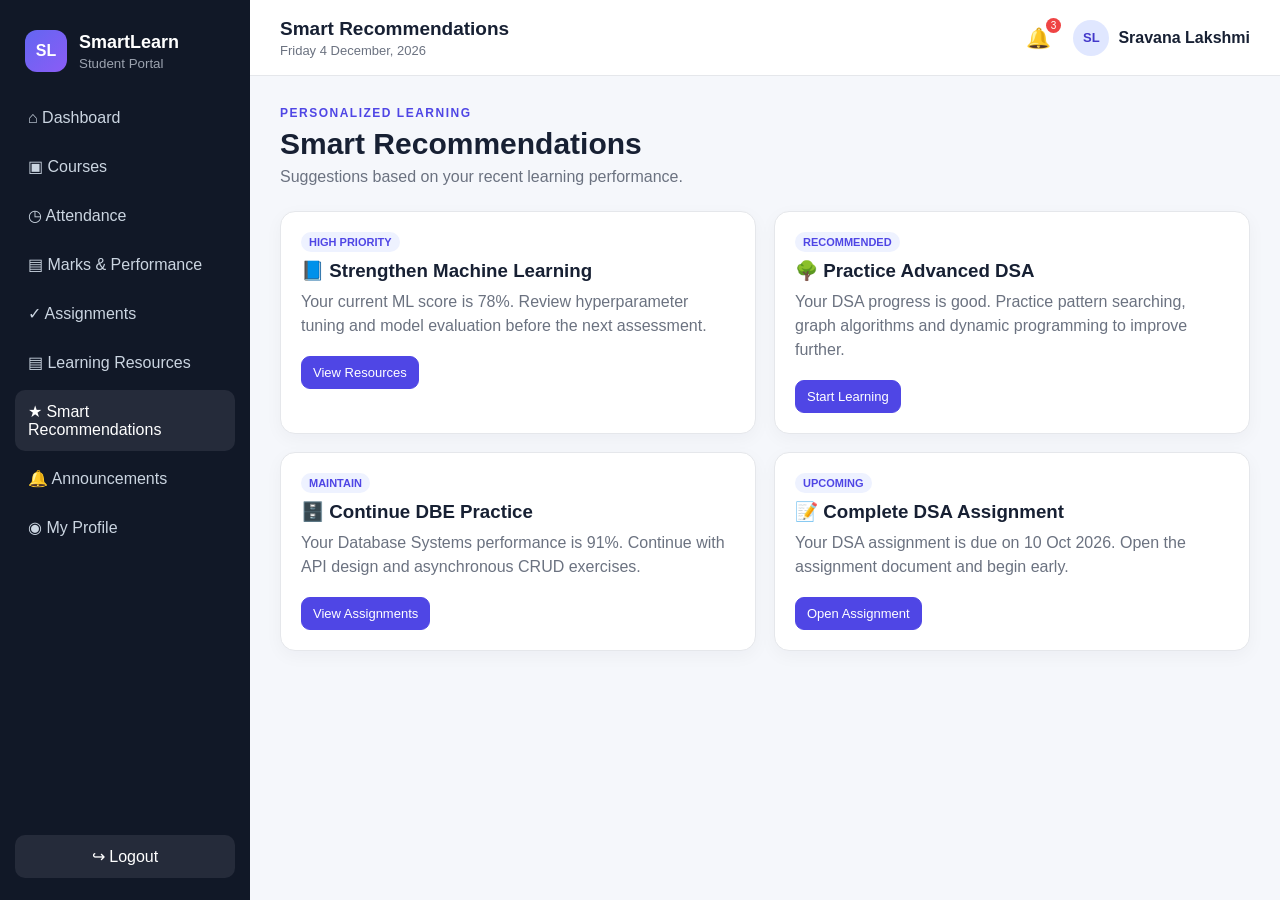
<file: recommendations.html>
<!DOCTYPE html>
<html lang="en"><head><meta charset="UTF-8"><meta name="viewport" content="width=device-width, initial-scale=1.0">
<title>SLMS | Smart Recommendations</title><link rel="stylesheet" href="css/style.css"></head>
<body>
<aside class="sidebar"><div class="logo"><span>SL</span><div><b>SmartLearn</b><small>Student Portal</small></div></div>
<nav><a href="dashboard.html" data-page="dashboard" class="">⌂ Dashboard</a>
<a href="courses.html" data-page="courses" class="">▣ Courses</a>
<a href="attendance.html" data-page="attendance" class="">◷ Attendance</a>
<a href="marks.html" data-page="marks" class="">▤ Marks & Performance</a>
<a href="assignments.html" data-page="assignments" class="">✓ Assignments</a>
<a href="resources.html" data-page="resources" class="">▤ Learning Resources</a>
<a href="recommendations.html" data-page="recommendations" class="active">★ Smart Recommendations</a>
<a href="announcements.html" data-page="announcements" class="">🔔 Announcements</a>
<a href="profile.html" data-page="profile" class="">◉ My Profile</a></nav><button class="logout" onclick="logout()">↪ Logout</button></aside>
<main class="main"><header class="topbar"><button class="menu-btn" onclick="toggleSidebar()">☰</button>
<div><h2>Smart Recommendations</h2><p id="today"></p></div><div class="top-actions"><span class="notification">🔔 <i>3</i></span>
<div class="user-mini"><span class="avatar">SL</span><span>Sravana Lakshmi</span></div></div></header>
<section class="content" data-active="recommendations">
<div class="section-intro"><div><p class="eyebrow">PERSONALIZED LEARNING</p><h1>Smart Recommendations</h1><p>Suggestions based on your recent learning performance.</p></div></div>
<div class="recommend-grid">
<div class="recommend card"><span class="tag">HIGH PRIORITY</span><h3>📘 Strengthen Machine Learning</h3><p>Your current ML score is 78%. Review hyperparameter tuning and model evaluation before the next assessment.</p><br><a class="btn small" href="resources.html">View Resources</a></div>
<div class="recommend card"><span class="tag">RECOMMENDED</span><h3>🌳 Practice Advanced DSA</h3><p>Your DSA progress is good. Practice pattern searching, graph algorithms and dynamic programming to improve further.</p><br><a class="btn small" href="resources.html">Start Learning</a></div>
<div class="recommend card"><span class="tag">MAINTAIN</span><h3>🗄️ Continue DBE Practice</h3><p>Your Database Systems performance is 91%. Continue with API design and asynchronous CRUD exercises.</p><br><a class="btn small" href="assignments.html">View Assignments</a></div>
<div class="recommend card"><span class="tag">UPCOMING</span><h3>📝 Complete DSA Assignment</h3><p>Your DSA assignment is due on 10 Oct 2026. Open the assignment document and begin early.</p><br><a class="btn small" href="assignment-files/DSA_Multipattern_Search_Assignment.docx" target="_blank">Open Assignment</a></div>
</div>
</section></main>
<script src="js/script.js"></script></body></html>
</file>
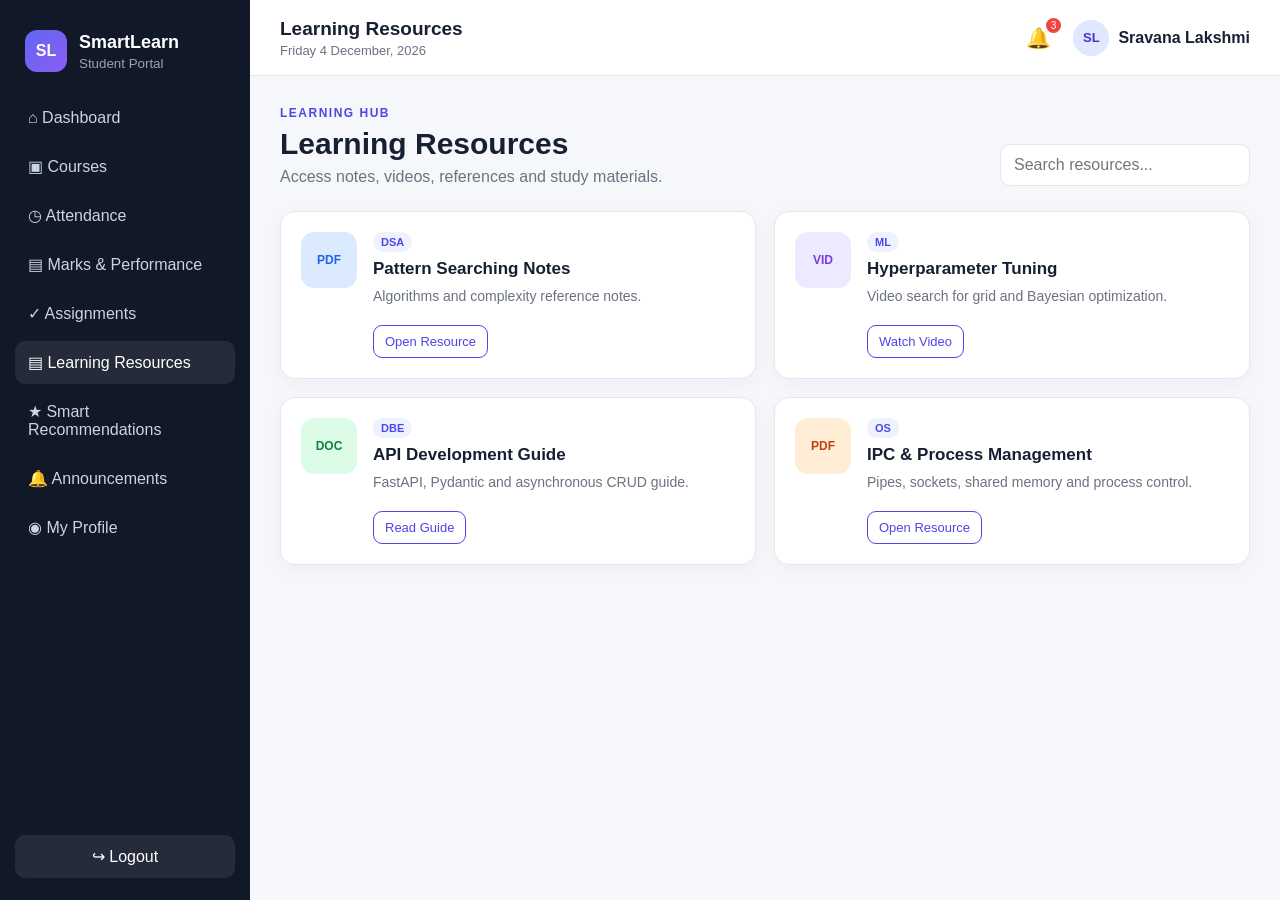
<file: resources.html>
<!DOCTYPE html>
<html lang="en"><head><meta charset="UTF-8"><meta name="viewport" content="width=device-width, initial-scale=1.0">
<title>SLMS | Learning Resources</title><link rel="stylesheet" href="css/style.css"></head>
<body>
<aside class="sidebar"><div class="logo"><span>SL</span><div><b>SmartLearn</b><small>Student Portal</small></div></div>
<nav><a href="dashboard.html" data-page="dashboard" class="">⌂ Dashboard</a>
<a href="courses.html" data-page="courses" class="">▣ Courses</a>
<a href="attendance.html" data-page="attendance" class="">◷ Attendance</a>
<a href="marks.html" data-page="marks" class="">▤ Marks & Performance</a>
<a href="assignments.html" data-page="assignments" class="">✓ Assignments</a>
<a href="resources.html" data-page="resources" class="active">▤ Learning Resources</a>
<a href="recommendations.html" data-page="recommendations" class="">★ Smart Recommendations</a>
<a href="announcements.html" data-page="announcements" class="">🔔 Announcements</a>
<a href="profile.html" data-page="profile" class="">◉ My Profile</a></nav><button class="logout" onclick="logout()">↪ Logout</button></aside>
<main class="main"><header class="topbar"><button class="menu-btn" onclick="toggleSidebar()">☰</button>
<div><h2>Learning Resources</h2><p id="today"></p></div><div class="top-actions"><span class="notification">🔔 <i>3</i></span>
<div class="user-mini"><span class="avatar">SL</span><span>Sravana Lakshmi</span></div></div></header>
<section class="content" data-active="resources">
<div class="section-intro"><div><p class="eyebrow">LEARNING HUB</p><h1>Learning Resources</h1><p>Access notes, videos, references and study materials.</p></div><input class="search" id="resourceSearch" placeholder="Search resources..." oninput="filterResources()"></div>
<div class="resource-grid" id="resourceGrid">
<div class="resource-card card" data-name="DSA Pattern Searching Notes"><div class="resource-icon blue-bg">PDF</div><div><span class="tag">DSA</span><h3>Pattern Searching Notes</h3><p>Algorithms and complexity reference notes.</p><br><a class="btn small outline" href="resource-files/DSA_Pattern_Searching_Notes.txt" target="_blank">Open Resource</a></div></div>
<div class="resource-card card" data-name="Machine Learning Hyperparameter Tuning"><div class="resource-icon purple-bg">VID</div><div><span class="tag">ML</span><h3>Hyperparameter Tuning</h3><p>Video search for grid and Bayesian optimization.</p><br><a class="btn small outline" href="https://www.youtube.com/results?search_query=machine+learning+hyperparameter+tuning" target="_blank" rel="noopener noreferrer">Watch Video</a></div></div>
<div class="resource-card card" data-name="Database Systems API Guide"><div class="resource-icon green-bg">DOC</div><div><span class="tag">DBE</span><h3>API Development Guide</h3><p>FastAPI, Pydantic and asynchronous CRUD guide.</p><br><a class="btn small outline" href="https://fastapi.tiangolo.com/" target="_blank" rel="noopener noreferrer">Read Guide</a></div></div>
<div class="resource-card card" data-name="Operating Systems IPC"><div class="resource-icon orange-bg">PDF</div><div><span class="tag">OS</span><h3>IPC & Process Management</h3><p>Pipes, sockets, shared memory and process control.</p><br><a class="btn small outline" href="https://www.geeksforgeeks.org/inter-process-communication-ipc/" target="_blank" rel="noopener noreferrer">Open Resource</a></div></div>
</div>
</section></main>
<script src="js/script.js"></script></body></html>
</file>
<file: css/style.css>
*{box-sizing:border-box;margin:0;padding:0}
:root{--primary:#4f46e5;--primary2:#6366f1;--bg:#f5f7fb;--card:#fff;--text:#172033;--muted:#6b7280;--border:#e5e7eb;--success:#16a34a;--warning:#d97706;--danger:#dc2626}
body{font-family:Inter,Segoe UI,Arial,sans-serif;background:var(--bg);color:var(--text);min-height:100vh}
a{text-decoration:none;color:inherit}
button,input,select{font:inherit}
.sidebar{position:fixed;left:0;top:0;bottom:0;width:250px;background:#111827;color:#fff;padding:22px 15px;z-index:20;display:flex;flex-direction:column}
.logo{display:flex;align-items:center;gap:12px;padding:8px 10px 25px}
.logo>span{width:42px;height:42px;border-radius:12px;background:linear-gradient(135deg,#6366f1,#8b5cf6);display:grid;place-items:center;font-weight:800}
.logo b{display:block;font-size:18px}.logo small{display:block;color:#9ca3af;margin-top:3px}
nav{display:flex;flex-direction:column;gap:6px}
nav a{padding:12px 13px;border-radius:10px;color:#cbd5e1;transition:.2s}
nav a:hover,nav a.active{background:#252b3a;color:#fff}
.logout{margin-top:auto;border:0;background:#252b3a;color:#fff;padding:12px;border-radius:10px;cursor:pointer}
.main{margin-left:250px;min-height:100vh}
.topbar{height:76px;background:#fff;border-bottom:1px solid var(--border);display:flex;align-items:center;justify-content:space-between;padding:0 30px;position:sticky;top:0;z-index:10}
.menu-btn{display:none;border:0;background:none;font-size:24px;cursor:pointer}
.topbar h2{font-size:19px}.topbar p{font-size:13px;color:var(--muted);margin-top:3px}
.top-actions{display:flex;align-items:center;gap:22px}.notification{position:relative;font-size:20px}.notification i{position:absolute;top:-8px;right:-10px;background:#ef4444;color:#fff;font-style:normal;font-size:10px;border-radius:20px;padding:2px 5px}
.user-mini{display:flex;align-items:center;gap:9px;font-weight:600}.avatar{width:36px;height:36px;border-radius:50%;background:#e0e7ff;color:#4338ca;display:grid;place-items:center;font-size:13px}
.content{padding:30px;max-width:1400px;margin:auto}
.section-intro{display:flex;justify-content:space-between;align-items:end;gap:20px;margin-bottom:25px}
.eyebrow{font-size:12px;letter-spacing:1.5px;color:var(--primary);font-weight:800;margin-bottom:7px}
h1{font-size:30px;margin-bottom:7px}.section-intro p:not(.eyebrow){color:var(--muted)}
.search,select{background:#fff;border:1px solid var(--border);border-radius:10px;padding:11px 13px;outline:none}
.search{min-width:250px}.search:focus,select:focus{border-color:var(--primary)}
.card{background:var(--card);border:1px solid var(--border);border-radius:15px;box-shadow:0 5px 18px rgba(15,23,42,.04)}
.dashboard-grid,.course-grid,.resource-grid{display:grid;grid-template-columns:repeat(3,1fr);gap:18px}
.stat-card{padding:20px}.stat-card small{color:var(--muted)}.stat-card h2{font-size:28px;margin:8px 0}.stat-icon{float:right;font-size:25px}
.assignment-list{display:flex;flex-direction:column;gap:15px}
.assignment{display:grid;grid-template-columns:60px 1fr auto auto;align-items:center;gap:18px;padding:18px}
.assignment-icon,.resource-icon{width:56px;height:56px;border-radius:13px;display:grid;place-items:center;font-weight:800;font-size:12px}
.blue-bg{background:#dbeafe;color:#2563eb}.purple-bg{background:#ede9fe;color:#7c3aed}.green-bg{background:#dcfce7;color:#15803d}.orange-bg{background:#ffedd5;color:#c2410c}
.assignment-main h3,.resource-card h3{margin:7px 0;font-size:17px}.assignment-main p,.resource-card p{color:var(--muted);font-size:14px;line-height:1.5}.assignment-main small{display:block;margin-top:9px;color:var(--muted)}
.tag{display:inline-block;background:#eef2ff;color:#4f46e5;padding:4px 8px;border-radius:20px;font-size:11px;font-weight:700}
.badge{padding:6px 10px;border-radius:20px;font-size:12px;font-weight:700;white-space:nowrap}.badge.warning{background:#fef3c7;color:#92400e}.badge.success{background:#dcfce7;color:#166534}.badge.info{background:#dbeafe;color:#1d4ed8}
.btn{display:inline-block;border:1px solid var(--primary);background:var(--primary);color:#fff;border-radius:9px;padding:10px 14px;cursor:pointer;text-align:center}.btn:hover{background:#4338ca}.btn.outline{background:#fff;color:var(--primary)}.btn.outline:hover{background:#eef2ff}.btn.small{padding:8px 11px;font-size:13px}
.resource-grid{grid-template-columns:repeat(2,1fr)}.resource-card{padding:20px;display:flex;gap:16px}.resource-card>div:last-child{flex:1}
.course-card{padding:20px}.course-card h3{margin:10px 0}.course-card p{color:var(--muted);font-size:14px;line-height:1.5}.progress{height:8px;background:#e5e7eb;border-radius:20px;overflow:hidden;margin:15px 0 8px}.progress span{display:block;height:100%;background:linear-gradient(90deg,#4f46e5,#8b5cf6)}
.table-wrap{overflow:auto}.data-table{width:100%;border-collapse:collapse;background:#fff}.data-table th,.data-table td{padding:14px;border-bottom:1px solid var(--border);text-align:left;font-size:14px}.data-table th{color:var(--muted);font-size:12px;text-transform:uppercase}
.announcement-list{display:grid;gap:14px}.announcement{padding:20px}.announcement h3{margin-bottom:7px}.announcement p{color:var(--muted);line-height:1.5}.date{font-size:12px;color:var(--muted);margin-top:9px}
.profile{padding:25px;display:grid;grid-template-columns:150px 1fr;gap:25px}.profile-avatar{width:120px;height:120px;border-radius:50%;background:#e0e7ff;color:#4338ca;display:grid;place-items:center;font-size:34px;font-weight:800}.profile-grid{display:grid;grid-template-columns:1fr 1fr;gap:16px}.field{padding:14px;background:#f8fafc;border-radius:10px}.field small{display:block;color:var(--muted);margin-bottom:5px}
.recommend-grid{display:grid;grid-template-columns:repeat(2,1fr);gap:18px}.recommend{padding:20px}.recommend h3{margin:8px 0}.recommend p{color:var(--muted);line-height:1.5}
.hero{background:linear-gradient(135deg,#312e81,#6366f1);color:#fff;padding:28px;border-radius:18px;margin-bottom:22px}.hero p{opacity:.85;margin-top:8px}
.empty{padding:35px;text-align:center;color:var(--muted);display:none}
.toast{position:fixed;right:25px;bottom:25px;background:#111827;color:#fff;padding:12px 17px;border-radius:10px;box-shadow:0 10px 30px rgba(0,0,0,.2);z-index:99}
@media(max-width:900px){.sidebar{transform:translateX(-100%);transition:.25s}.sidebar.open{transform:translateX(0)}.main{margin-left:0}.menu-btn{display:block}.topbar{gap:12px;padding:0 18px}.top-actions .user-mini span:last-child{display:none}.content{padding:20px}.dashboard-grid,.course-grid{grid-template-columns:1fr 1fr}.resource-grid,.recommend-grid{grid-template-columns:1fr}.assignment{grid-template-columns:50px 1fr auto}.assignment .btn{grid-column:2/4}.assignment .badge{justify-self:end}}
@media(max-width:600px){.dashboard-grid,.course-grid{grid-template-columns:1fr}.section-intro{align-items:stretch;flex-direction:column}.search{min-width:0;width:100%}.assignment{grid-template-columns:50px 1fr}.assignment .badge{grid-column:2}.assignment .btn{grid-column:1/3}.profile{grid-template-columns:1fr}.profile-grid{grid-template-columns:1fr}}
</file>
